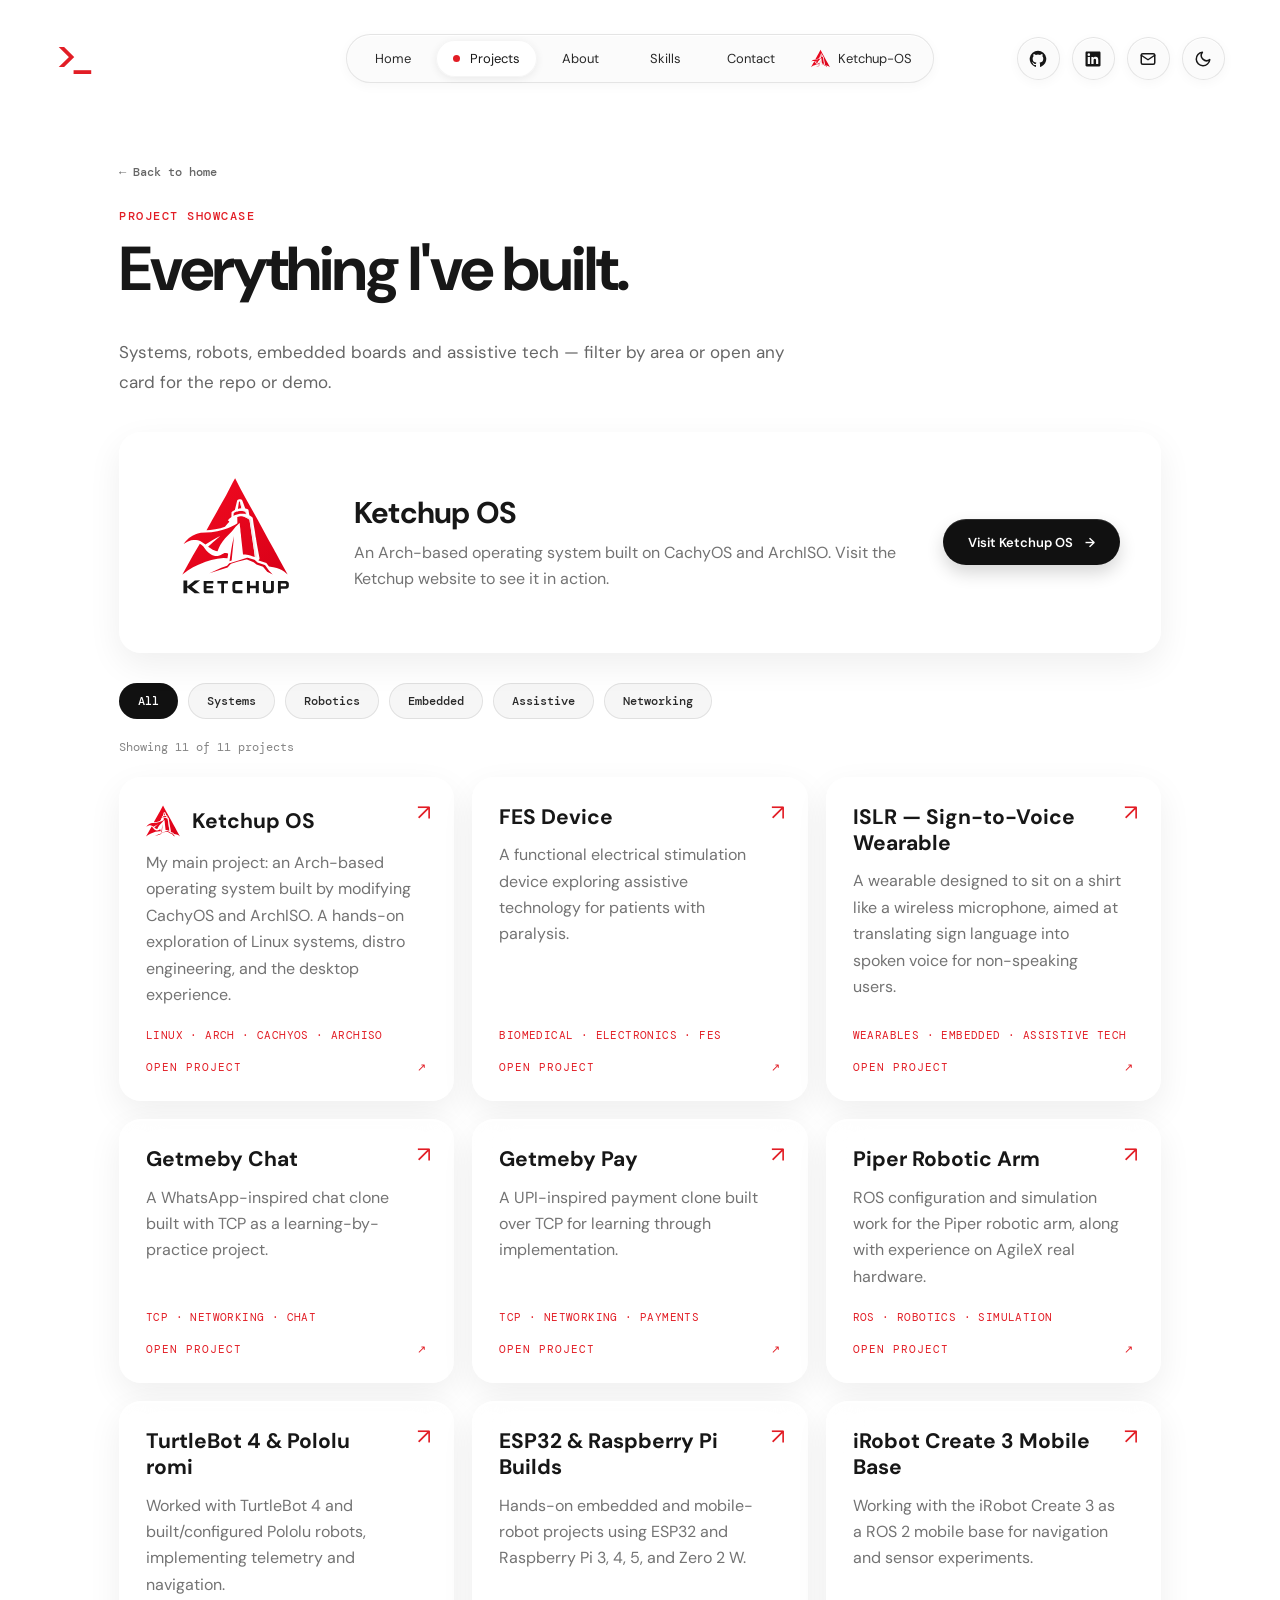
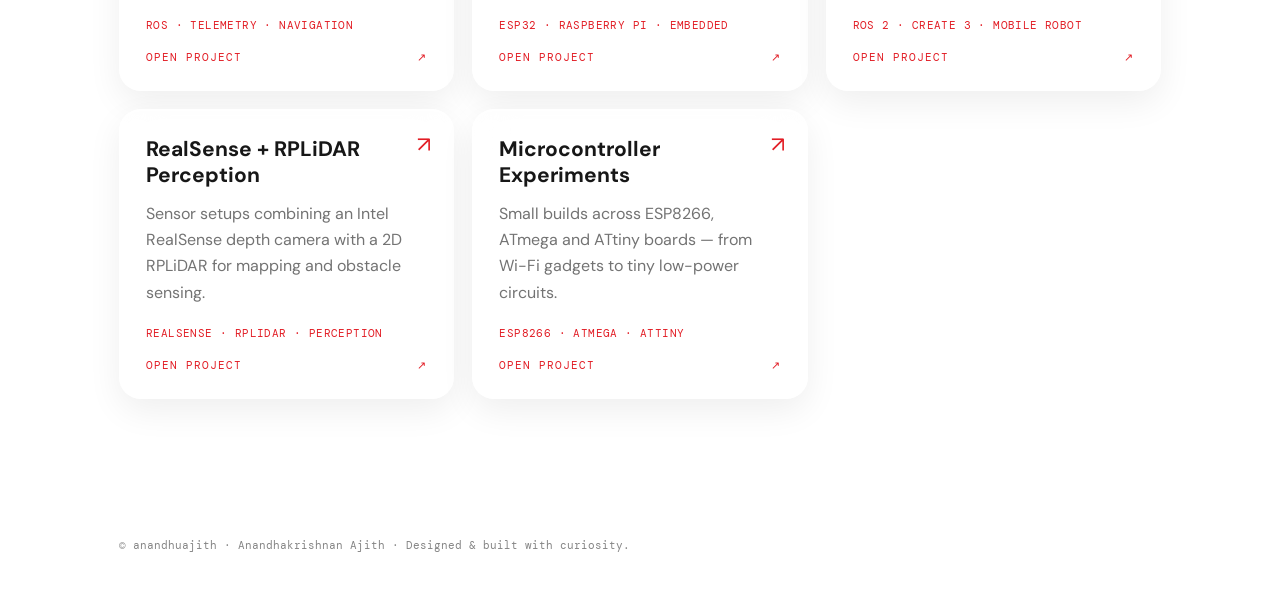
<file: projects.html>
<!DOCTYPE html>
<html lang="en" data-theme="light">
<head>
<meta charset="UTF-8">
<meta name="viewport" content="width=device-width, initial-scale=1.0">
<meta name="theme-color" content="#ffffff">
<title>anandhuajith — Portfolio</title>
<link rel="stylesheet" href="style.css">
<script src="site-data.js"></script>
<script>
  /* Apply saved theme before first paint (default comes from site-data.js: light) */
  (function () {
    var t = (window.SITE && SITE.defaultTheme) || 'light';
    try { t = localStorage.getItem('theme') || t; } catch (e) {}
    document.documentElement.dataset.theme = t === 'dark' ? 'dark' : 'light';
  })();
</script>
</head>
<body data-page="showcase">
<div class="page">
  <header>
    <a class="brand" href="index.html" aria-label="Home">&gt;_</a>
    <nav class="nav" id="nav" aria-label="Main navigation"></nav>
    <div class="header-tools" id="headerTools"></div>
  </header>

  <main class="portfolio-section showcase" id="project-showcase">
    <a class="back-link" href="index.html">← Back to home</a>
    <div class="section-kicker" id="scKicker"></div>
    <h1 class="section-title" id="scTitle"></h1>
    <p class="section-copy" id="scCopy" style="margin-bottom:34px"></p>

    <div class="content-glass feature-banner" id="featureBanner"></div>

    <div class="filters" id="filters" role="group" aria-label="Filter projects by area"></div>
    <div class="result-count" id="resultCount" aria-live="polite"></div>
    <div class="project-grid" id="projectGrid"></div>
    <p class="empty-note" id="emptyNote" hidden>No projects in this area yet.</p>
  </main>
  <footer id="footerText"></footer>
</div>
<noscript><p style="padding:24px;font-family:sans-serif">Please enable JavaScript to view this portfolio.</p></noscript>
<script src="main.js"></script>
</body>
</html>
</file>
<file: style.css>
@import url('https://fonts.googleapis.com/css2?family=DM+Mono:wght@400;500&family=DM+Sans:wght@400;500;600;700&display=swap');

/* =====================================================================
   THEME TOKENS  (light is the default; dark overrides below)
   ===================================================================== */
:root {
  color-scheme: light;
  --red: #e21d25;
  --bg: #ffffff;
  --ink: #171717;
  --text: #292929;
  --text-soft: #666666;
  --text-card: #737373;
  --muted: #858585;
  --line: rgba(0,0,0,.07);
  --line-strong: rgba(0,0,0,.09);
  --surface: rgba(250,250,250,.78);        /* nav pill, social buttons */
  --surface-hover: rgba(255,255,255,.96);
  --glass: rgba(255,255,255,.62);          /* content cards */
  --glass-border: rgba(255,255,255,.85);
  --glass-strong: rgba(255,255,255,.58);   /* floating hero cards */
  --shadow-soft: 0 3px 12px rgba(0,0,0,.035), inset 0 1px 0 #fff;
  --shadow-card: 0 12px 34px rgba(20,20,20,.065), inset 0 1px 0 #fff;
  --shadow-card-hover: 0 18px 38px rgba(20,20,20,.1);
  --btn-primary-bg: #111111;
  --btn-primary-ink: #ffffff;
  --btn-secondary-bg: rgba(255,255,255,.82);
  --portrait-shadow: drop-shadow(0 24px 28px rgba(0,0,0,.11));
  --glow: radial-gradient(ellipse, rgba(226,29,37,.075), rgba(160,160,160,.035) 48%, transparent 72%);
  --code-key: #a13c82;
  --code-value: #43815a;
  --chip-bg: rgba(0,0,0,.035);
  --toolbox-ink: #555555;
  --toolbox-ink-hover: #111111;
}

html[data-theme="dark"] {
  color-scheme: dark;
  --bg: #0e0e10;
  --ink: #f3f3f3;
  --text: #dcdcdc;
  --text-soft: #a3a3a8;
  --text-card: #a0a0a6;
  --muted: #8a8a90;
  --line: rgba(255,255,255,.08);
  --line-strong: rgba(255,255,255,.12);
  --surface: rgba(30,30,34,.78);
  --surface-hover: rgba(52,52,58,.95);
  --glass: rgba(28,28,32,.66);
  --glass-border: rgba(255,255,255,.08);
  --glass-strong: rgba(30,30,34,.62);
  --shadow-soft: 0 3px 12px rgba(0,0,0,.4), inset 0 1px 0 rgba(255,255,255,.05);
  --shadow-card: 0 12px 34px rgba(0,0,0,.45), inset 0 1px 0 rgba(255,255,255,.05);
  --shadow-card-hover: 0 18px 38px rgba(0,0,0,.6);
  --btn-primary-bg: #f3f3f3;
  --btn-primary-ink: #111111;
  --btn-secondary-bg: rgba(40,40,46,.85);
  --portrait-shadow: drop-shadow(0 24px 30px rgba(0,0,0,.55));
  --glow: radial-gradient(ellipse, rgba(226,29,37,.16), rgba(120,120,130,.05) 48%, transparent 72%);
  --code-key: #e08ac4;
  --code-value: #7fcf9b;
  --chip-bg: rgba(255,255,255,.06);
  --toolbox-ink: #b0b0b6;
  --toolbox-ink-hover: #ffffff;
}

/* =====================================================================
   BASE
   ===================================================================== */
* { box-sizing: border-box; }
html { scroll-behavior: smooth; }
body {
  margin: 0;
  min-height: 100vh;
  background: var(--bg);
  color: var(--ink);
  font-family: "DM Sans", Arial, sans-serif;
  overflow-x: hidden;
  transition: background-color .25s ease, color .25s ease;
}
a { color: inherit; text-decoration: none; }
button { font: inherit; color: inherit; cursor: pointer; }
:focus-visible { outline: 2px solid var(--red); outline-offset: 3px; border-radius: 8px; }

.page {
  position: relative;
  min-height: 100vh;
  max-width: 1440px;
  margin: 0 auto;
  padding: 34px clamp(28px, 4.3vw, 68px) 28px;
  isolation: isolate;
  overflow: clip;
  background: var(--bg);
  transition: background-color .25s ease;
}

.sr-only { position: absolute; width: 1px; height: 1px; margin: -1px; padding: 0; overflow: hidden; clip: rect(0 0 0 0); white-space: nowrap; border: 0; }
[hidden] { display: none !important; }

/* Logo swap: show the right wordmark for the current theme */
.logo-dark { display: none; }
html[data-theme="dark"] .logo-light { display: none; }
html[data-theme="dark"] .logo-dark { display: block; }

/* =====================================================================
   HEADER / NAV
   ===================================================================== */
header {
  min-height: 48px;
  display: grid;
  grid-template-columns: 1fr auto 1fr;
  align-items: center;
  position: relative;
  z-index: 10;
}
.brand {
  justify-self: start;
  color: var(--red);
  font: 500 38px/1 "DM Mono", monospace;
  letter-spacing: -7px;
  padding-right: 8px;
  transform: translateY(-2px);
}
.nav {
  display: flex;
  align-items: center;
  gap: 2px;
  padding: 4px;
  border: 1px solid var(--line-strong);
  border-radius: 999px;
  background: var(--surface);
  box-shadow: var(--shadow-soft);
  backdrop-filter: blur(18px);
  -webkit-backdrop-filter: blur(18px);
}
.nav a {
  min-width: 83px;
  padding: 10px 17px;
  border-radius: 999px;
  text-align: center;
  font-size: 13px;
  white-space: nowrap;
  color: var(--text);
  transition: background .2s ease, box-shadow .2s ease, color .2s ease;
}
.nav a:hover, .nav a.active {
  background: var(--surface-hover);
  box-shadow: 0 2px 8px rgba(0,0,0,.07), inset 0 0 0 1px rgba(128,128,128,.08);
  color: var(--ink);
}
.nav a.active::before {
  content: "";
  display: inline-block;
  width: 7px; height: 7px;
  margin: 0 10px 1px 0;
  border-radius: 50%;
  background: var(--red);
}
/* Ketchup-OS nav item: logo + label */
.nav a.nav-ketchup { display: inline-flex; align-items: center; justify-content: center; gap: 8px; }
.nav a.nav-ketchup img { width: 19px; height: 19px; display: block; }
.nav a.nav-ketchup:hover { color: var(--red); }

.header-tools { justify-self: end; display: flex; align-items: center; gap: 12px; }
.social, .theme-toggle {
  width: 43px; height: 43px;
  display: grid; place-items: center;
  border-radius: 50%;
  border: 1px solid var(--line-strong);
  background: var(--surface);
  box-shadow: var(--shadow-soft);
  transition: transform .2s ease, box-shadow .2s ease;
  padding: 0;
}
.social:hover, .theme-toggle:hover { transform: translateY(-3px); box-shadow: var(--shadow-card); }
.social svg, .theme-toggle svg { width: 18px; height: 18px; }
.theme-toggle .icon-sun { display: none; }
html[data-theme="dark"] .theme-toggle .icon-sun { display: block; }
html[data-theme="dark"] .theme-toggle .icon-moon { display: none; }

/* =====================================================================
   HERO
   ===================================================================== */
.hero {
  position: relative;
  min-height: min(880px, calc(100vh - 100px));
  height: min(880px, calc(100vh - 100px));
  display: grid;
  grid-template-columns: minmax(0, .9fr) minmax(0, 1.1fr);
  align-items: center;
  padding: 28px 0 100px;
  overflow: visible;
}
.intro {
  position: relative;
  z-index: 2;
  align-self: center;
  max-width: 590px;
  padding-left: clamp(12px, 3vw, 42px);
  margin: 0;
}
.eyebrow {
  font: 500 19px/1.5 "DM Mono", monospace;
  letter-spacing: -.7px;
  color: #777;
  margin-bottom: 6px;
}
html[data-theme="dark"] .eyebrow { color: #9a9aa0; }
.eyebrow .accent { color: var(--red); }
.tagline {
  color: var(--muted);
  font: 500 21px/1.5 "DM Mono", monospace;
  letter-spacing: .1px;
  min-height: 1.5em;
  white-space: nowrap;
}
.tagline .dot { color: var(--red); padding: 0 5px; }
.typing-word { color: var(--ink); }
.type-caret { color: var(--red); display: inline-block; margin-left: 2px; animation: caretBlink .8s steps(1) infinite; }
@keyframes caretBlink { 50% { opacity: 0; } }

.intro-bottom { margin-top: clamp(72px, 12vh, 145px); }
.statement {
  border-left: 2px solid var(--red);
  padding: 1px 0 1px 17px;
  max-width: 350px;
  font-size: 16px;
  line-height: 1.5;
  color: var(--text);
}
.statement strong { color: var(--red); font-weight: 700; }
.actions { display: flex; gap: 18px; margin: 30px 0 0 1px; flex-wrap: wrap; }
.btn {
  display: inline-flex;
  align-items: center;
  justify-content: center;
  gap: 12px;
  min-height: 46px;
  padding: 0 25px;
  border-radius: 999px;
  font-size: 13px;
  font-weight: 600;
  transition: transform .2s ease, box-shadow .2s ease;
}
.btn:hover { transform: translateY(-3px); }
.btn.primary {
  color: var(--btn-primary-ink);
  background: var(--btn-primary-bg);
  box-shadow: 0 8px 17px rgba(0,0,0,.16), inset 0 1px 0 rgba(255,255,255,.12);
}
.btn.secondary {
  background: var(--btn-secondary-bg);
  border: 1px solid var(--line-strong);
  box-shadow: 0 4px 12px rgba(0,0,0,.055), inset 0 1px 0 rgba(255,255,255,.4);
}

.portrait-stage {
  position: absolute;
  left: calc(50% + 20px);
  width: 56%;
  top: -42px;
  bottom: 0;
  transform: translateX(-50%);
  display: flex;
  align-items: flex-end;
  justify-content: center;
  pointer-events: none;
  z-index: 1;
  perspective: 900px;
}
.portrait-stage::after {
  content: "";
  position: absolute;
  z-index: 2;
  left: 8%; right: 8%; bottom: -1px;
  height: 19%;
  pointer-events: none;
  background: linear-gradient(to bottom, transparent, color-mix(in srgb, var(--bg) 72%, transparent) 62%, var(--bg) 100%);
  filter: blur(13px);
}
.portrait-glow {
  position: absolute; width: 70%; height: 70%; right: 10%; bottom: 8%;
  border-radius: 50%; background: var(--glow);
  filter: blur(22px); transform: translate3d(var(--glow-x,0), var(--glow-y,0), 0);
}
.portrait {
  position: relative; z-index: 1; width: 100%; height: 100%; max-height: 760px;
  object-fit: contain; object-position: center bottom;
  filter: var(--portrait-shadow);
  transform: translate3d(var(--portrait-x,0), var(--portrait-y,0), 0);
  transition: transform .18s ease-out; will-change: transform;
  -webkit-mask-image: linear-gradient(to bottom, #000 0%, #000 79%, rgba(0,0,0,.86) 88%, rgba(0,0,0,.18) 98%, transparent 100%);
  mask-image: linear-gradient(to bottom, #000 0%, #000 79%, rgba(0,0,0,.86) 88%, rgba(0,0,0,.18) 98%, transparent 100%);
}
.glass-card {
  position: absolute; z-index: 3; border: 1px solid var(--glass-border);
  background: var(--glass-strong); color: var(--text);
  box-shadow: var(--shadow-card);
  backdrop-filter: blur(24px) saturate(1.35); -webkit-backdrop-filter: blur(24px) saturate(1.35);
  border-radius: 16px; font: 500 12px/1.4 "DM Mono", monospace;
}
.status-card { right: 2%; top: 23%; padding: 13px 17px; display: flex; align-items: center; gap: 10px; animation: floatCard 5s ease-in-out infinite; }
.status-dot { width: 7px; height: 7px; background: #45a66b; border-radius: 50%; box-shadow: 0 0 0 4px rgba(69,166,107,.12); }
.code-card { right: -25%; bottom: 17%; padding: 15px 17px; min-width: 270px; animation: floatCard 6s ease-in-out infinite reverse; }
.card-top { display: flex; gap: 10px; align-items: center; color: var(--muted); font-size: 10px; margin-bottom: 12px; letter-spacing: .7px; text-transform: uppercase; }
.mini-prompt { color: var(--red); font-size: 14px; }
.code-line { font-size: 11px; line-height: 1.9; white-space: nowrap; }
.code-key { color: var(--code-key); } .code-value { color: var(--code-value); }
@keyframes floatCard { 0%,100% { transform: translateY(0); } 50% { transform: translateY(-8px); } }

.toolbox {
  position: absolute; left: 2%; bottom: 25px; z-index: 5;
  display: flex; align-items: center; gap: 20px;
  padding: 14px 22px;
  border: 1px solid var(--line-strong);
  border-radius: 19px;
  background: var(--glass-strong);
  box-shadow: var(--shadow-card);
  backdrop-filter: blur(20px); -webkit-backdrop-filter: blur(20px);
}
.toolbox svg { width: 32px; height: 32px; display: block; color: var(--toolbox-ink); transition: transform .2s ease, color .2s ease; }
.toolbox a:hover svg { transform: translateY(-4px); color: var(--toolbox-ink-hover); }
.scroll-cue {
  position: absolute; bottom: 22px; left: 50%; transform: translateX(-50%); z-index: 8;
  width: 28px; height: 40px;
  border: 1.5px solid var(--ink); border-radius: 18px;
  display: grid; place-items: center; color: var(--ink);
  background: var(--glass-strong);
  backdrop-filter: blur(18px); -webkit-backdrop-filter: blur(18px);
}
.scroll-cue svg { width: 15px; height: 15px; }
.signature {
  position: absolute; right: 4%; bottom: 25px; z-index: 6;
  display: flex; align-items: center; gap: 15px;
  font: 500 12px "DM Mono", monospace; letter-spacing: .55px;
  color: var(--text-soft); white-space: nowrap;
}
.signature::after { content: ""; width: 88px; height: 1px; background: var(--muted); }

/* =====================================================================
   SECTIONS
   ===================================================================== */
#home, #projects, #about, #skills, #contact, #project-showcase { scroll-margin-top: 30px; }
.portfolio-section {
  position: relative;
  padding: clamp(72px, 9vw, 130px) clamp(22px, 5vw, 70px);
  border-top: 1px solid var(--line);
}
.section-kicker { color: var(--red); font: 500 12px "DM Mono", monospace; letter-spacing: 1.5px; text-transform: uppercase; }
.section-title { margin: 12px 0 34px; font-size: clamp(34px, 5vw, 62px); line-height: 1.08; letter-spacing: -2px; }
.section-copy { max-width: 680px; color: var(--text-soft); font-size: 17px; line-height: 1.8; }
.section-copy strong { color: var(--ink); }

.project-grid, .skill-grid { display: grid; grid-template-columns: repeat(3, minmax(0, 1fr)); gap: 18px; }
.content-glass {
  border: 1px solid var(--glass-border);
  background: var(--glass);
  box-shadow: var(--shadow-card);
  backdrop-filter: blur(22px); -webkit-backdrop-filter: blur(22px);
  border-radius: 22px; padding: 26px;
}

/* ----- project cards ----- */
.project-card { min-height: 210px; transition: transform .25s ease, box-shadow .25s ease, border-color .25s ease; }
.project-card:hover { transform: translateY(-6px); box-shadow: var(--shadow-card-hover); }
.project-link { display: flex; flex-direction: column; color: inherit; position: relative; padding: 26px; }
.project-link .project-open { position: absolute; right: 22px; top: 20px; color: var(--red); font-size: 22px; }
.project-head { display: flex; align-items: center; gap: 12px; margin: 0 0 12px; padding-right: 26px; }
.project-head img { width: 34px; height: 34px; flex: none; }
.project-card h3 { margin: 0; padding-right: 28px; font-size: 21px; line-height: 1.25; }
.project-head h3 { padding-right: 0; }
.project-card p { color: var(--text-card); line-height: 1.65; margin: 12px 0 20px; padding-right: 12px; }
.project-head + p { margin-top: 0; }
.project-tags { color: var(--red); font: 11px "DM Mono", monospace; letter-spacing: .4px; margin-top: auto; }
.project-cta { margin-top: 18px; font: 11px "DM Mono", monospace; letter-spacing: 1px; color: var(--red); display: flex; justify-content: space-between; }
.project-link:hover h3 { color: var(--red); }
.project-card.is-soon { opacity: .75; }
.project-card.is-soon:hover { transform: none; box-shadow: var(--shadow-card); }
.project-card[hidden] { display: none; }

/* ----- "see more" card ----- */
.see-more-card {
  display: flex; flex-direction: column; align-items: center; justify-content: center; text-align: center;
  gap: 14px; min-height: 210px; padding: 26px;
  border: 1.5px dashed color-mix(in srgb, var(--red) 55%, transparent);
  border-radius: 22px;
  background: transparent;
  transition: transform .25s ease, background .25s ease, border-color .25s ease;
}
.see-more-card:hover { transform: translateY(-6px); background: color-mix(in srgb, var(--red) 6%, transparent); border-color: var(--red); }
.see-more-card .plus {
  width: 52px; height: 52px; display: grid; place-items: center;
  border-radius: 50%; background: var(--red); color: #fff; font-size: 28px; line-height: 1;
  transition: transform .25s ease;
}
.see-more-card:hover .plus { transform: rotate(90deg); }
.see-more-card h3 { margin: 0; font-size: 20px; }
.see-more-card p { margin: 0; color: var(--text-card); font-size: 14px; line-height: 1.55; max-width: 240px; }

/* ----- about / skills / hardware / contact ----- */
.leadership-panel { margin-top: 24px; padding: 28px; border-radius: 22px; }
.leadership-panel h3 { margin: 10px 0; font-size: 22px; }
.leadership-panel p { color: var(--text-card); line-height: 1.7; margin: 8px 0; }
.skill-grid { grid-template-columns: repeat(4, minmax(0, 1fr)); }
.skill-item { text-align: center; color: var(--text); font: 13px "DM Mono", monospace; }

.hardware-block { margin-top: clamp(56px, 7vw, 90px); }
.hardware-block .section-title { font-size: clamp(26px, 3.4vw, 40px); letter-spacing: -1.2px; margin-bottom: 26px; }
.hw-group + .hw-group { margin-top: 22px; }
.hw-group h3 { margin: 0 0 12px; font: 500 12px "DM Mono", monospace; letter-spacing: .6px; color: var(--muted); }
.chip-row { display: flex; flex-wrap: wrap; gap: 10px; }
.chip {
  display: inline-flex; align-items: center; gap: 8px;
  padding: 10px 16px; border-radius: 999px;
  border: 1px solid var(--line-strong); background: var(--chip-bg);
  font: 500 13px "DM Mono", monospace; color: var(--text);
  transition: border-color .2s ease, transform .2s ease;
}
.chip:hover { border-color: var(--red); transform: translateY(-2px); }
.chip small { font: 11px "DM Mono", monospace; color: var(--red); }

.contact-panel { display: flex; justify-content: space-between; align-items: center; gap: 24px; flex-wrap: wrap; }
.contact-links { display: flex; flex-direction: column; align-items: flex-start; gap: 14px; }
.contact-list { display: flex; flex-wrap: wrap; gap: 10px; }
.contact-list a { display: inline-flex; align-items: center; gap: 8px; padding: 9px 15px; border-radius: 999px; border: 1px solid var(--line-strong); background: var(--chip-bg); font: 500 12px "DM Mono", monospace; transition: border-color .2s ease; }
.contact-list a:hover { border-color: var(--red); }
.contact-list svg { width: 15px; height: 15px; }
footer { padding: 24px clamp(22px, 5vw, 70px) 34px; color: var(--muted); font: 11px "DM Mono", monospace; }

/* =====================================================================
   SHOWCASE PAGE
   ===================================================================== */
.showcase { padding-top: clamp(48px, 6vw, 84px); border-top: 0; }
.back-link { display: inline-flex; align-items: center; gap: 8px; font: 500 12px "DM Mono", monospace; color: var(--text-soft); margin-bottom: 28px; transition: color .2s ease; }
.back-link:hover { color: var(--red); }
.filters { display: flex; flex-wrap: wrap; gap: 10px; margin: 0 0 26px; }
.filter {
  padding: 9px 18px; border-radius: 999px;
  border: 1px solid var(--line-strong); background: var(--chip-bg);
  font: 500 12px "DM Mono", monospace; color: var(--text);
  transition: background .2s ease, color .2s ease, border-color .2s ease;
}
.filter:hover { border-color: var(--red); }
.filter[aria-pressed="true"] { background: var(--btn-primary-bg); color: var(--btn-primary-ink); border-color: transparent; }
.result-count { margin: -6px 0 22px; font: 12px "DM Mono", monospace; color: var(--muted); }

.feature-banner {
  display: grid; grid-template-columns: auto 1fr auto; align-items: center; gap: clamp(20px, 4vw, 44px);
  margin: 0 0 30px; padding: clamp(20px, 3vw, 32px) clamp(22px, 3.4vw, 40px);
}
.feature-banner .logo-box { width: clamp(96px, 12vw, 150px); }
.feature-banner img { width: 100%; height: auto; }
.feature-banner h2 { margin: 0 0 8px; font-size: clamp(22px, 2.6vw, 30px); letter-spacing: -.8px; }
.feature-banner p { margin: 0; color: var(--text-card); line-height: 1.65; max-width: 560px; }

.empty-note { color: var(--text-soft); font: 13px "DM Mono", monospace; padding: 40px 0; }

/* =====================================================================
   RESPONSIVE
   ===================================================================== */
@media (max-width: 1060px) {
  header { display: flex; flex-wrap: wrap; justify-content: space-between; align-items: center; gap: 16px 12px; }
  .nav { order: 3; flex: 0 0 auto; max-width: 100%; margin: 0 auto; overflow-x: auto; scrollbar-width: none; }
  .nav::-webkit-scrollbar { display: none; }
  .nav a { min-width: auto; padding-inline: 14px; }
}

@media (max-width: 900px) {
  .page { padding-inline: 26px; }
  .hero { display: block; height: auto; min-height: 930px; padding: 100px 0 120px; }
  .intro { z-index: 4; }
  .intro-bottom { margin-top: 290px; }
  .portrait-stage { width: min(78%, 610px); left: calc(50% + 16px); top: 18px; bottom: auto; height: 560px; }
  .status-card { right: 0; top: 22%; }
  .code-card { right: -2%; bottom: 13%; }
  .signature { right: 2%; bottom: 27px; font-size: 10px; }
  .toolbox { bottom: 27px; }
  .scroll-cue { left: 50%; bottom: 27px; }
  .project-grid { grid-template-columns: repeat(2, minmax(0, 1fr)); }
  .skill-grid { grid-template-columns: repeat(3, minmax(0, 1fr)); }
  .feature-banner { grid-template-columns: auto 1fr; }
  .feature-banner .btn { grid-column: 1 / -1; justify-self: start; }
}

@media (max-width: 600px) {
  .page { padding: 22px 18px; min-height: 850px; }
  .brand { font-size: 32px; }
  .header-tools { gap: 8px; }
  .social, .theme-toggle { width: 38px; height: 38px; }
  .social svg, .theme-toggle svg { width: 16px; height: 16px; }
  .nav { gap: 0; padding: 3px; }
  .nav a { font-size: 11px; padding: 9px 8px; }
  .nav a.active::before { display: none; }
  .nav a.nav-ketchup { gap: 5px; }
  .nav a.nav-ketchup img { width: 15px; height: 15px; }
  .hero { min-height: 900px; padding-top: 95px; padding-bottom: 125px; }
  .eyebrow { font-size: 16px; }
  .tagline { font-size: 15px; }
  .intro { padding-left: 5px; }
  .intro-bottom { margin-top: 280px; }
  .statement { font-size: 14px; max-width: 285px; }
  .actions { gap: 10px; margin-top: 22px; }
  .btn { min-height: 43px; padding: 0 18px; font-size: 12px; }
  .portrait-stage { width: 112%; left: calc(50% + 10px); top: 8px; height: 430px; }
  .status-card { top: 11%; right: 8%; font-size: 9px; padding: 10px 12px; }
  .code-card { bottom: 9%; right: 8%; min-width: 220px; padding: 12px; }
  .code-line { font-size: 9px; }
  .toolbox { bottom: 20px; left: 0; gap: 10px; padding: 10px 12px; }
  .toolbox svg { width: 22px; height: 22px; }
  .scroll-cue { bottom: 20px; left: auto; right: 12px; transform: none; width: 25px; height: 36px; }
  .signature { display: none; }
  .project-grid, .skill-grid { grid-template-columns: 1fr; }
  .portfolio-section { padding: 72px 20px; }
  .section-title { letter-spacing: -1.2px; }
  .feature-banner { grid-template-columns: 1fr; }
}

@media (max-width: 380px) {
  .nav a { font-size: 10px; padding: 9px 6px; }
}

@media (prefers-reduced-motion: reduce) {
  *, *::before, *::after { scroll-behavior: auto !important; transition: none !important; }
  .type-caret, .status-card, .code-card { animation: none !important; }
}
</file>
